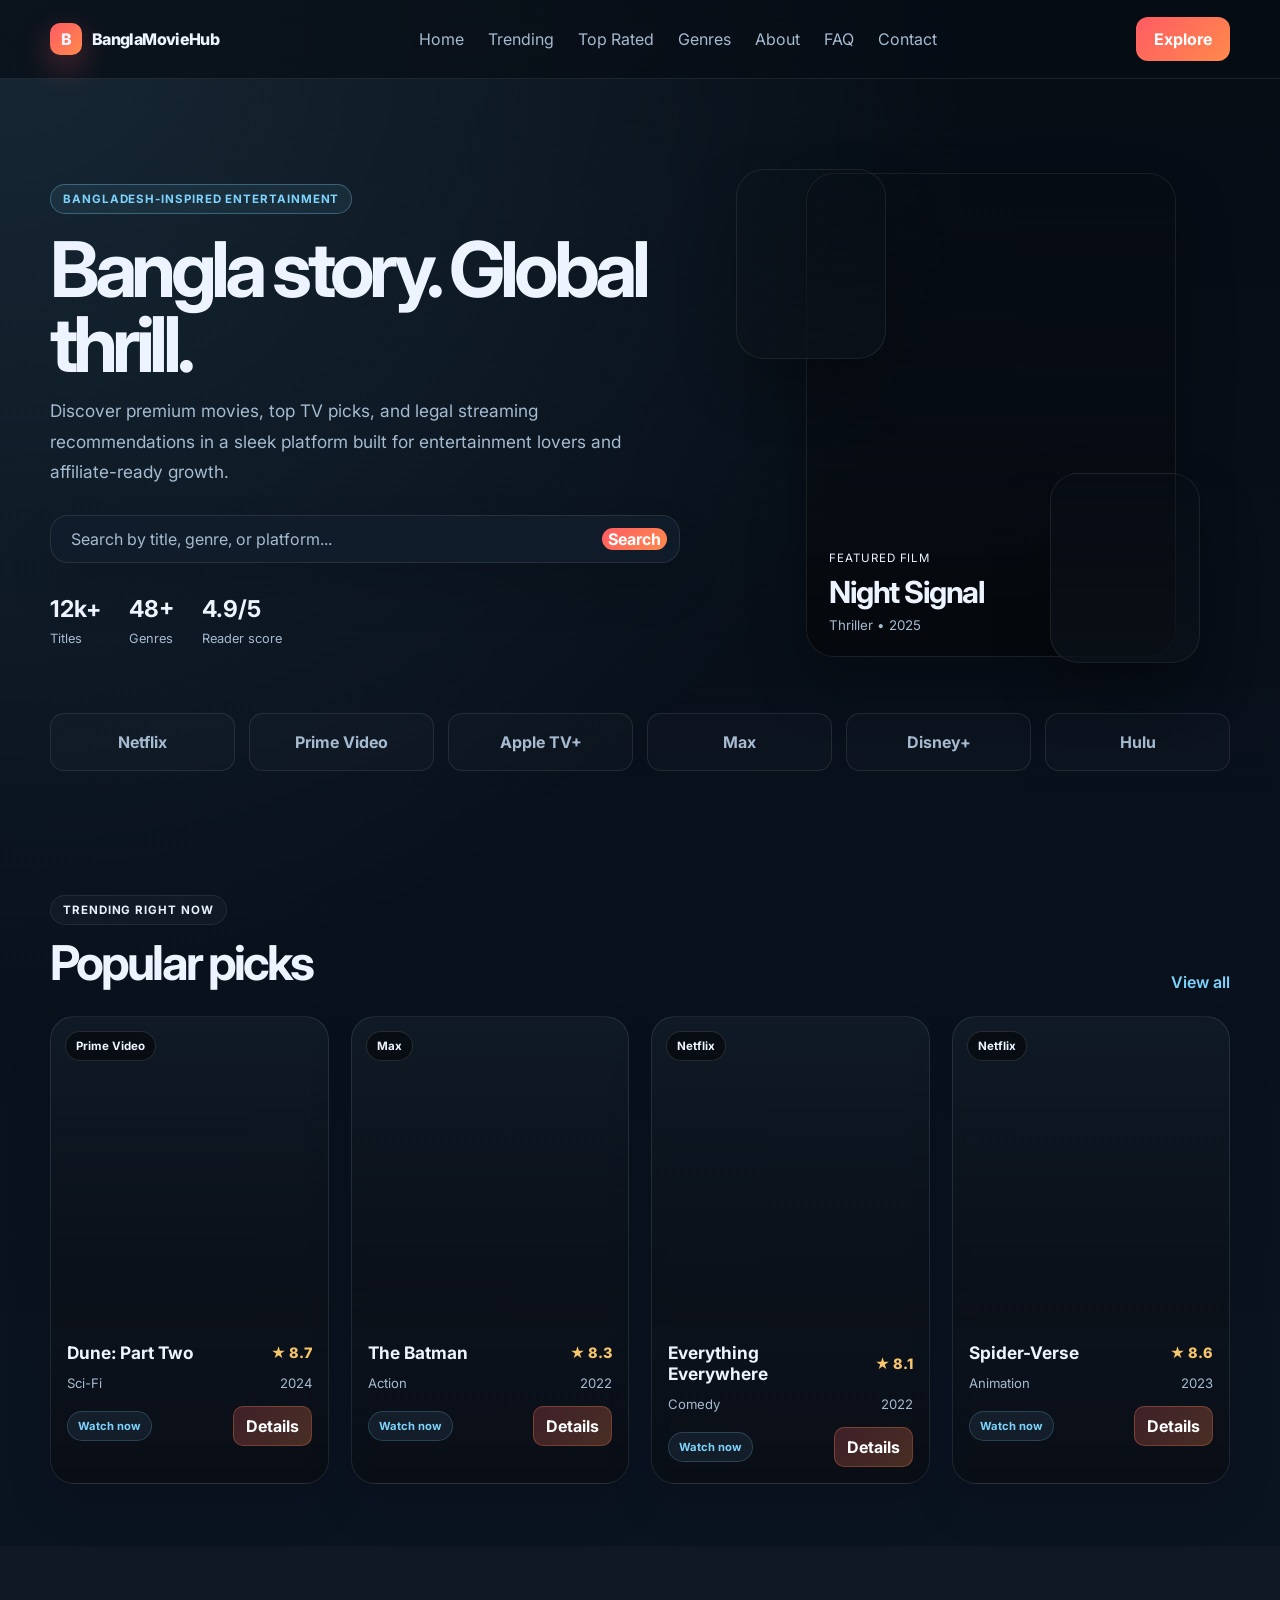
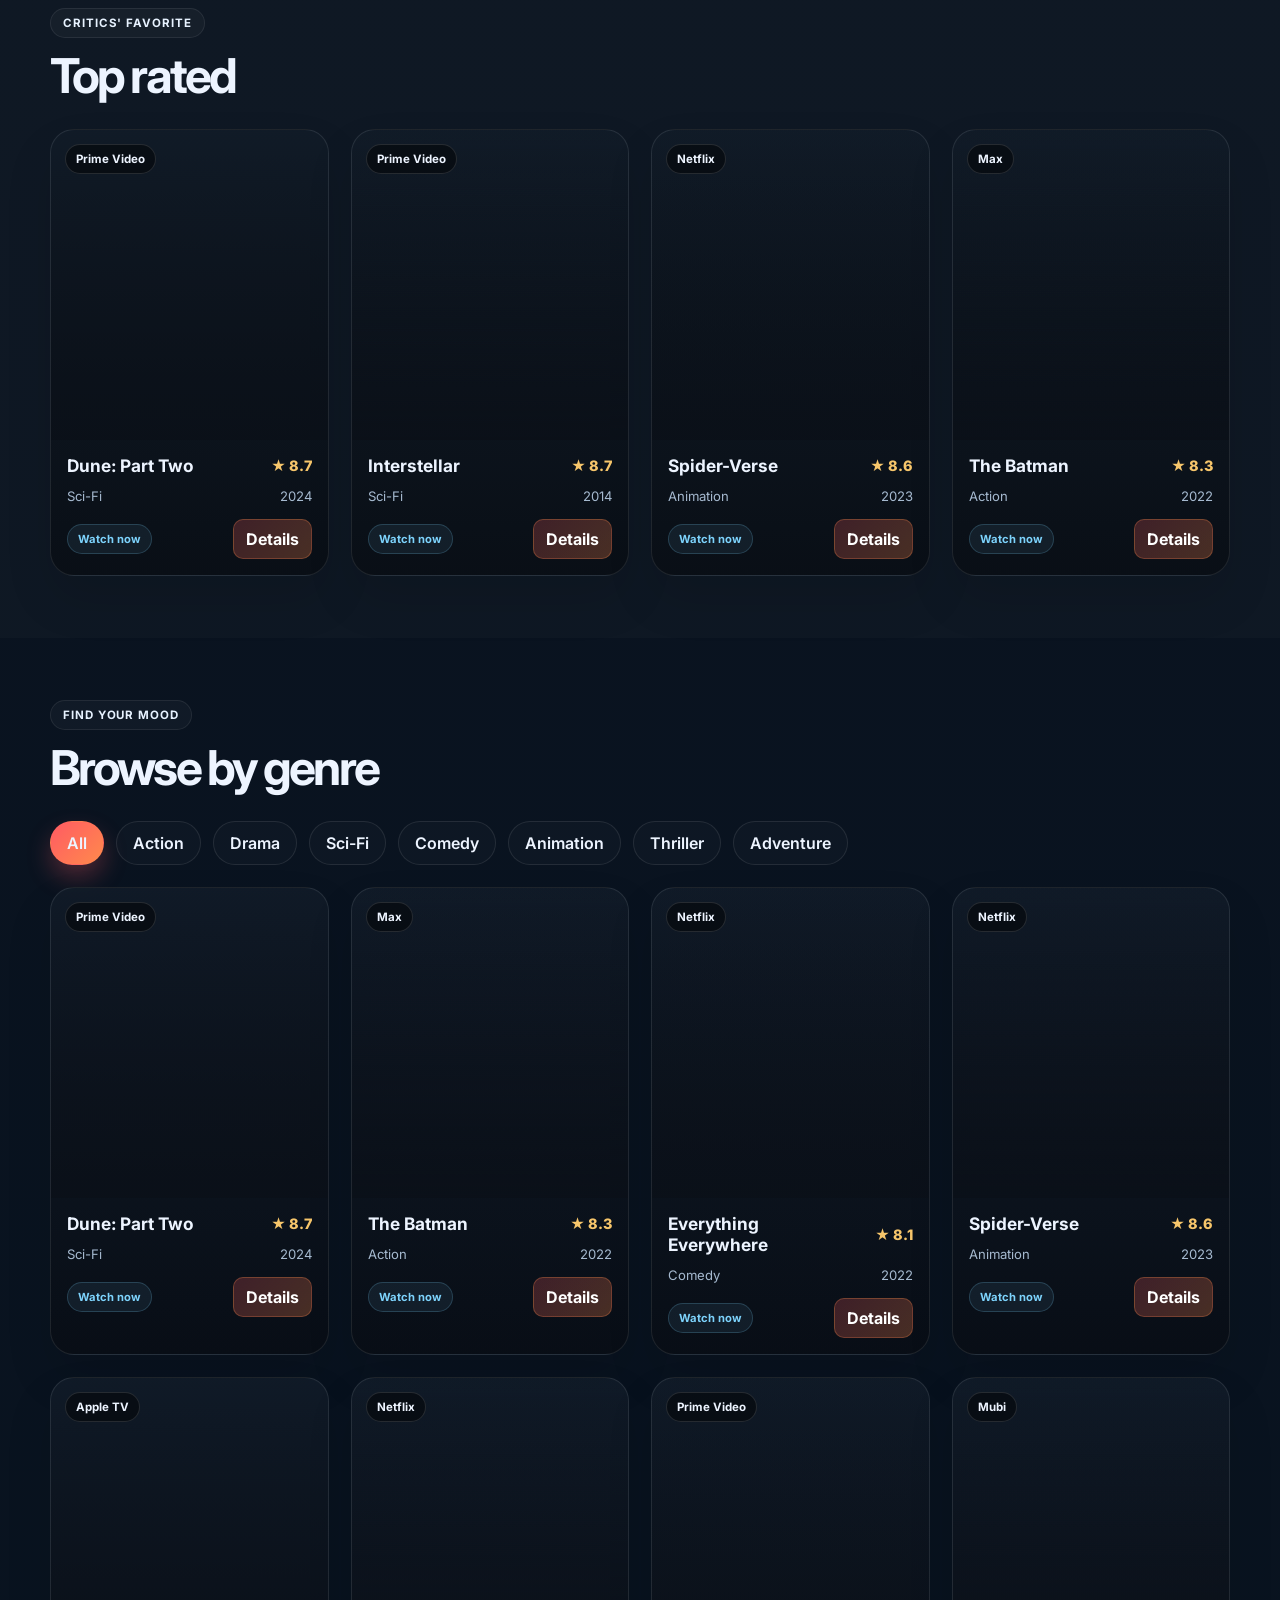
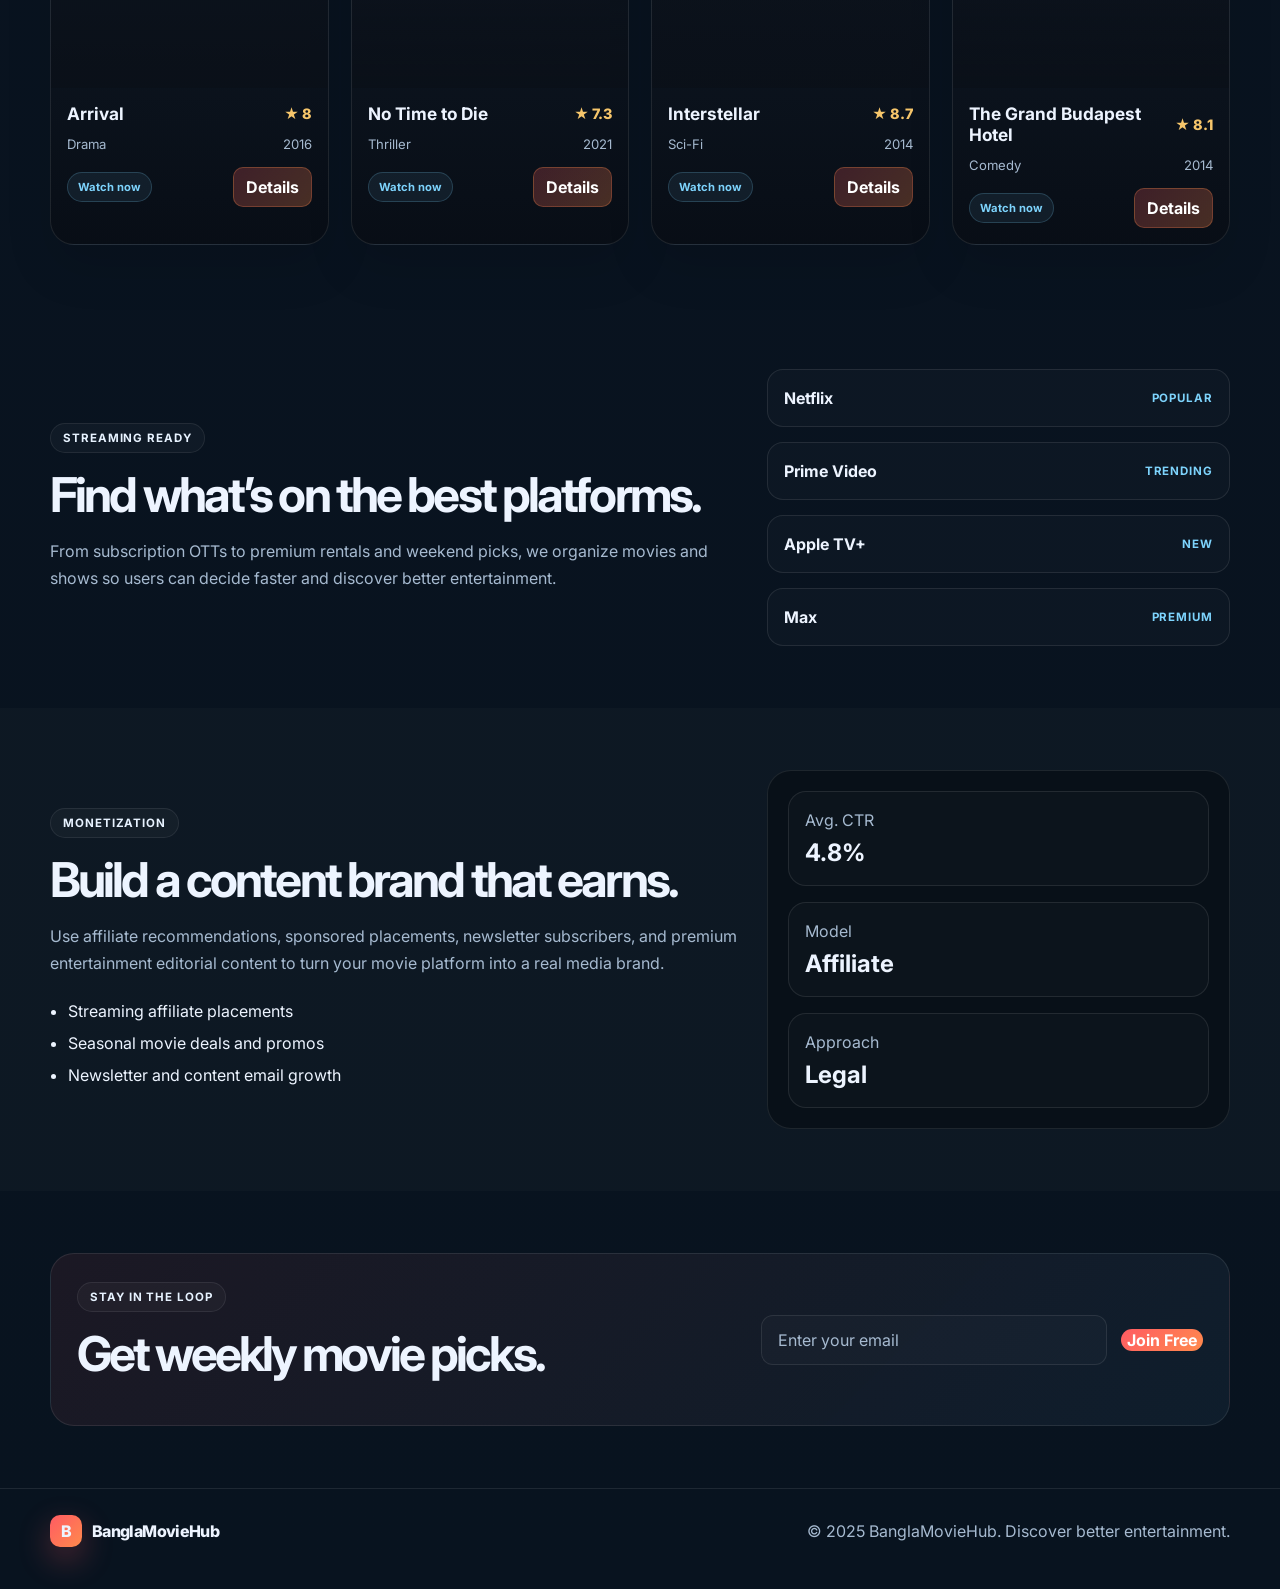
<file: index.html>
<!DOCTYPE html>
<html lang="en">
  <head>
    <meta charset="UTF-8" />
    <meta name="viewport" content="width=device-width, initial-scale=1.0" />
    <meta
      name="description"
      content="BanglaMovieHub is a premium Bangladesh-inspired movie and TV discovery platform with genre filters, trending lists, and affiliate-ready monetization."
    />
    <title>BanglaMovieHub | Movie & TV Discovery</title>
    <link rel="preconnect" href="https://fonts.googleapis.com" />
    <link rel="preconnect" href="https://fonts.gstatic.com" crossorigin />
    <link
      href="https://fonts.googleapis.com/css2?family=Inter:wght@400;500;600;700;800;900&display=swap"
      rel="stylesheet"
    />
    <link rel="stylesheet" href="styles.css" />
  </head>
  <body data-page="home">
    <header class="site-header">
      <div class="container nav-wrap">
        <a href="index.html" class="brand" aria-label="BanglaMovieHub home">
          <span class="brand-mark">B</span>
          <span>BanglaMovieHub</span>
        </a>

        <nav class="main-nav" aria-label="Main navigation">
          <a href="#home">Home</a>
          <a href="#trending">Trending</a>
          <a href="#top-rated">Top Rated</a>
          <a href="#genres">Genres</a>
          <a href="about.html">About</a>
          <a href="faq.html">FAQ</a>
          <a href="contact.html">Contact</a>
        </nav>

        <a class="header-btn" href="#trending">Explore</a>
      </div>
    </header>

    <main>
      <section class="hero" id="home">
        <div class="container hero-grid">
          <div class="hero-content">
            <span class="eyebrow">Bangladesh-inspired entertainment</span>
            <h1>Bangla story. Global thrill.</h1>
            <p>
              Discover premium movies, top TV picks, and legal streaming recommendations in a sleek
              platform built for entertainment lovers and affiliate-ready growth.
            </p>

            <div class="hero-search">
              <input id="globalSearch" type="text" placeholder="Search by title, genre, or platform..." />
              <button type="button">Search</button>
            </div>

            <div class="hero-stats">
              <div>
                <strong>12k+</strong>
                <span>Titles</span>
              </div>
              <div>
                <strong>48+</strong>
                <span>Genres</span>
              </div>
              <div>
                <strong>4.9/5</strong>
                <span>Reader score</span>
              </div>
            </div>
          </div>

          <div class="hero-visual">
            <div class="poster-scene">
              <div class="poster poster-large">
                <div class="poster-overlay">
                  <span>Featured film</span>
                  <h3>Night Signal</h3>
                  <small>Thriller • 2025</small>
                </div>
              </div>
              <div class="poster poster-mini mini-one"></div>
              <div class="poster poster-mini mini-two"></div>
            </div>
          </div>
        </div>
      </section>

      <section class="section trust-strip">
        <div class="container trust-grid">
          <div>Netflix</div>
          <div>Prime Video</div>
          <div>Apple TV+</div>
          <div>Max</div>
          <div>Disney+</div>
          <div>Hulu</div>
        </div>
      </section>

      <section class="section" id="trending">
        <div class="container">
          <div class="section-head">
            <div>
              <span class="eyebrow dark">Trending right now</span>
              <h2>Popular picks</h2>
            </div>
            <a href="#" class="inline-link">View all</a>
          </div>
          <div id="trendingGrid" class="movie-grid"></div>
        </div>
      </section>

      <section class="section alt" id="top-rated">
        <div class="container">
          <div class="section-head">
            <div>
              <span class="eyebrow dark">Critics' favorite</span>
              <h2>Top rated</h2>
            </div>
          </div>
          <div id="topRatedGrid" class="movie-grid"></div>
        </div>
      </section>

      <section class="section" id="genres">
        <div class="container">
          <div class="section-head">
            <div>
              <span class="eyebrow dark">Find your mood</span>
              <h2>Browse by genre</h2>
            </div>
          </div>

          <div class="genre-filter-row">
            <button class="genre-pill active" data-genre="all">All</button>
            <button class="genre-pill" data-genre="Action">Action</button>
            <button class="genre-pill" data-genre="Drama">Drama</button>
            <button class="genre-pill" data-genre="Sci-Fi">Sci-Fi</button>
            <button class="genre-pill" data-genre="Comedy">Comedy</button>
            <button class="genre-pill" data-genre="Animation">Animation</button>
            <button class="genre-pill" data-genre="Thriller">Thriller</button>
            <button class="genre-pill" data-genre="Adventure">Adventure</button>
          </div>

          <div id="genreGrid" class="movie-grid"></div>
        </div>
      </section>

      <section class="section partner-section">
        <div class="container partner-layout">
          <div class="partner-copy">
            <span class="eyebrow dark">Streaming ready</span>
            <h2>Find what’s on the best platforms.</h2>
            <p>
              From subscription OTTs to premium rentals and weekend picks, we organize movies and shows
              so users can decide faster and discover better entertainment.
            </p>
          </div>

          <div class="platform-list">
            <div class="platform-item"><span>Netflix</span><b>Popular</b></div>
            <div class="platform-item"><span>Prime Video</span><b>Trending</b></div>
            <div class="platform-item"><span>Apple TV+</span><b>New</b></div>
            <div class="platform-item"><span>Max</span><b>Premium</b></div>
          </div>
        </div>
      </section>

      <section class="section monetise" id="monetize">
        <div class="container monetize-grid">
          <div class="monetize-copy">
            <span class="eyebrow dark">Monetization</span>
            <h2>Build a content brand that earns.</h2>
            <p>
              Use affiliate recommendations, sponsored placements, newsletter subscribers, and premium
              entertainment editorial content to turn your movie platform into a real media brand.
            </p>
            <ul>
              <li>Streaming affiliate placements</li>
              <li>Seasonal movie deals and promos</li>
              <li>Newsletter and content email growth</li>
            </ul>
          </div>

          <div class="monetize-card">
            <div class="metric-box">
              <span>Avg. CTR</span>
              <strong>4.8%</strong>
            </div>
            <div class="metric-box">
              <span>Model</span>
              <strong>Affiliate</strong>
            </div>
            <div class="metric-box">
              <span>Approach</span>
              <strong>Legal</strong>
            </div>
          </div>
        </div>
      </section>

      <section class="section newsletter">
        <div class="container newsletter-box">
          <div>
            <span class="eyebrow dark">Stay in the loop</span>
            <h2>Get weekly movie picks.</h2>
          </div>
          <form class="newsletter-form">
            <input type="email" placeholder="Enter your email" />
            <button type="submit">Join Free</button>
          </form>
        </div>
      </section>
    </main>

    <footer class="site-footer">
      <div class="container footer-row">
        <div class="brand footer-brand">
          <span class="brand-mark">B</span>
          <span>BanglaMovieHub</span>
        </div>
        <p>© 2025 BanglaMovieHub. Discover better entertainment.</p>
      </div>
    </footer>

    <script src="script.js"></script>
  </body>
</html>
</file>
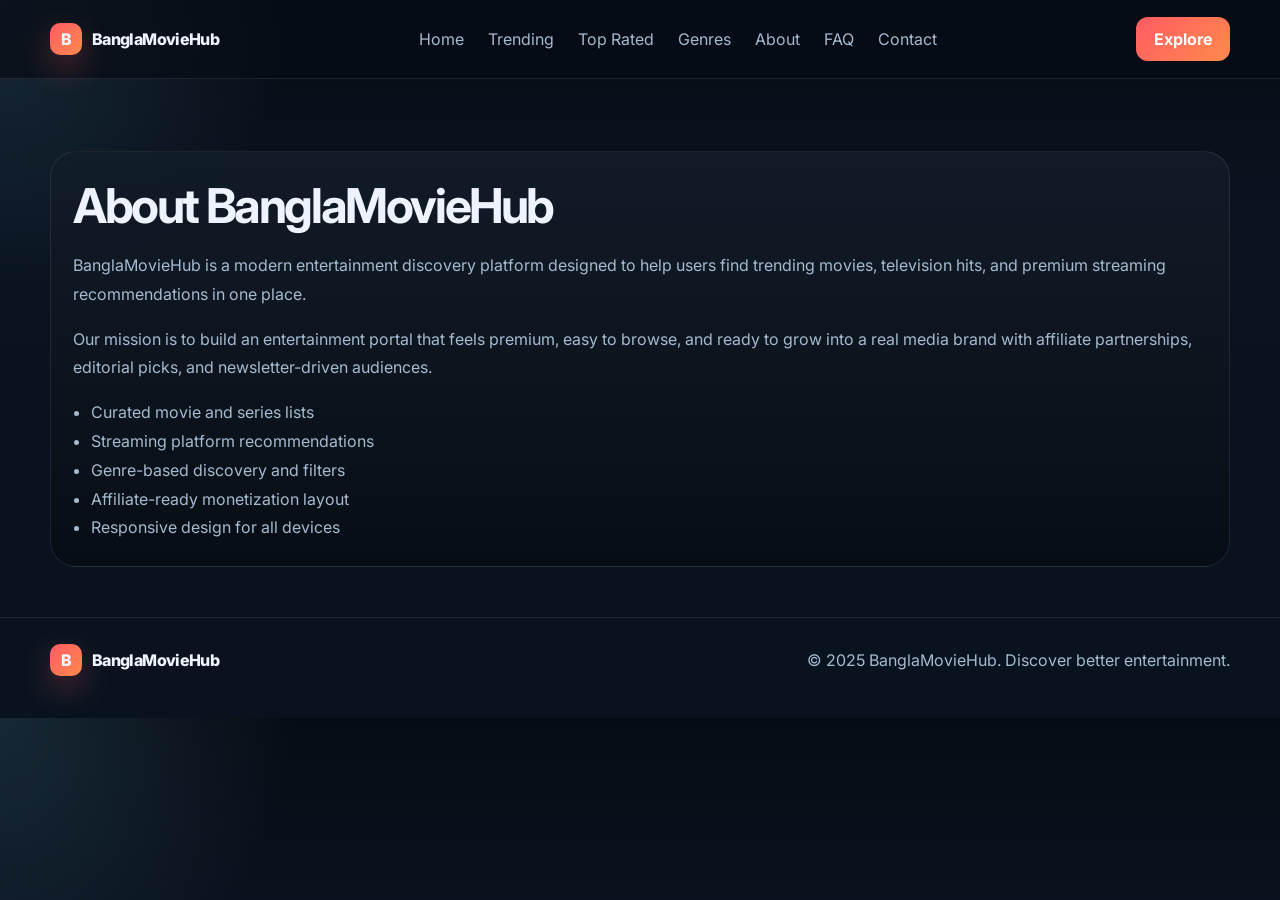
<file: about.html>
<!DOCTYPE html>
<html lang="en">
  <head>
    <meta charset="UTF-8" />
    <meta name="viewport" content="width=device-width, initial-scale=1.0" />
    <meta name="description" content="About BanglaMovieHub and its entertainment discovery values." />
    <title>About | BanglaMovieHub</title>
    <link rel="preconnect" href="https://fonts.googleapis.com" />
    <link rel="preconnect" href="https://fonts.gstatic.com" crossorigin />
    <link
      href="https://fonts.googleapis.com/css2?family=Inter:wght@400;500;600;700;800;900&display=swap"
      rel="stylesheet"
    />
    <link rel="stylesheet" href="styles.css" />
  </head>
  <body>
    <header class="site-header">
      <div class="container nav-wrap">
        <a href="index.html" class="brand" aria-label="BanglaMovieHub home">
          <span class="brand-mark">B</span>
          <span>BanglaMovieHub</span>
        </a>
        <nav class="main-nav">
          <a href="index.html#home">Home</a>
          <a href="index.html#trending">Trending</a>
          <a href="index.html#top-rated">Top Rated</a>
          <a href="index.html#genres">Genres</a>
          <a href="about.html">About</a>
          <a href="faq.html">FAQ</a>
          <a href="contact.html">Contact</a>
        </nav>
        <a class="header-btn" href="index.html#trending">Explore</a>
      </div>
    </header>

    <main class="page-shell">
      <div class="container">
        <div class="page-card">
          <h1>About BanglaMovieHub</h1>
          <p>
            BanglaMovieHub is a modern entertainment discovery platform designed to help users find trending
            movies, television hits, and premium streaming recommendations in one place.
          </p>
          <p>
            Our mission is to build an entertainment portal that feels premium, easy to browse, and ready to
            grow into a real media brand with affiliate partnerships, editorial picks, and newsletter-driven audiences.
          </p>
          <ul>
            <li>Curated movie and series lists</li>
            <li>Streaming platform recommendations</li>
            <li>Genre-based discovery and filters</li>
            <li>Affiliate-ready monetization layout</li>
            <li>Responsive design for all devices</li>
          </ul>
        </div>
      </div>
    </main>

    <footer class="site-footer">
      <div class="container footer-row">
        <div class="brand footer-brand">
          <span class="brand-mark">B</span>
          <span>BanglaMovieHub</span>
        </div>
        <p>© 2025 BanglaMovieHub. Discover better entertainment.</p>
      </div>
    </footer>
  </body>
</html>
</file>
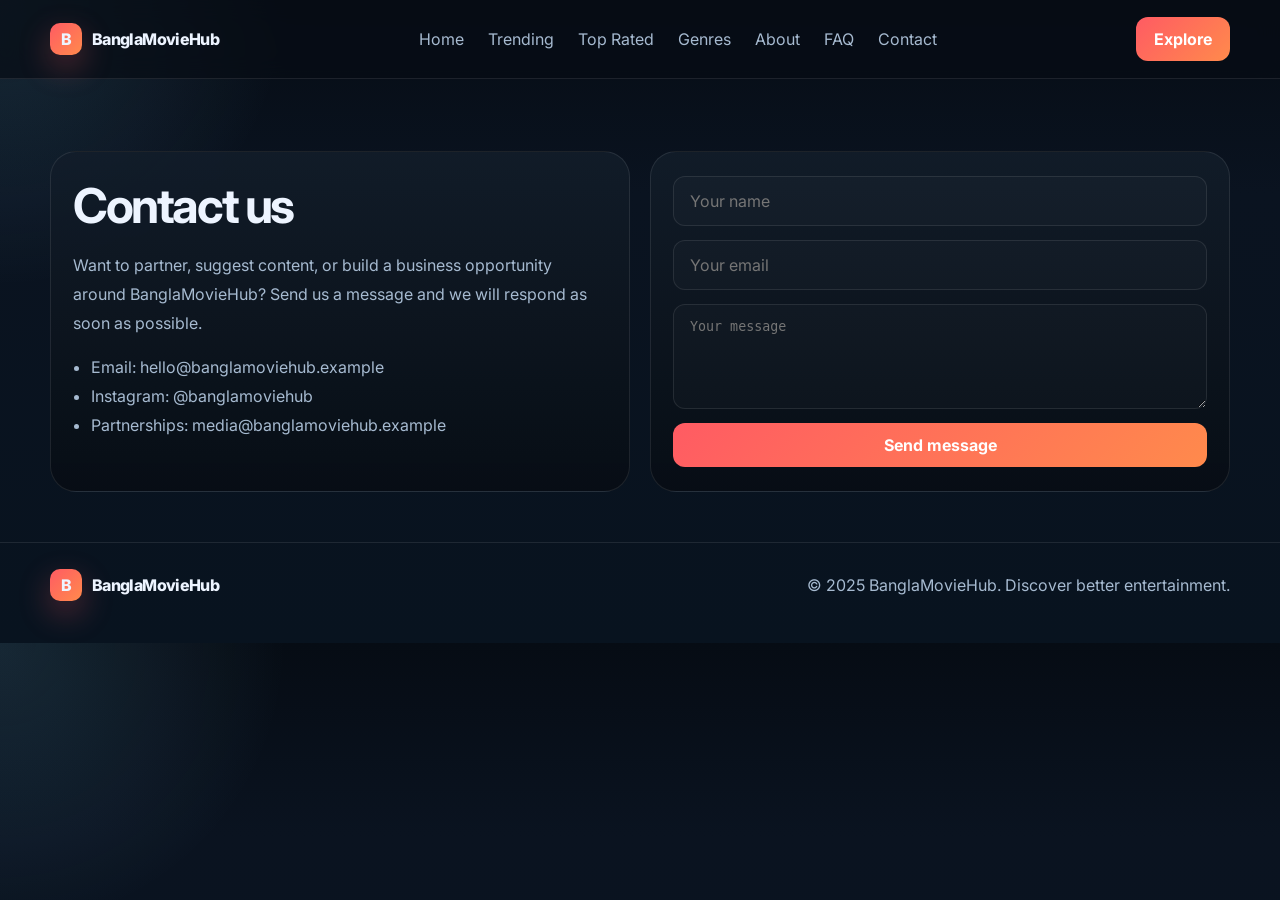
<file: contact.html>
<!DOCTYPE html>
<html lang="en">
  <head>
    <meta charset="UTF-8" />
    <meta name="viewport" content="width=device-width, initial-scale=1.0" />
    <meta name="description" content="Contact BanglaMovieHub for partnerships, content ideas, and media inquiries." />
    <title>Contact | BanglaMovieHub</title>
    <link rel="preconnect" href="https://fonts.googleapis.com" />
    <link rel="preconnect" href="https://fonts.gstatic.com" crossorigin />
    <link
      href="https://fonts.googleapis.com/css2?family=Inter:wght@400;500;600;700;800;900&display=swap"
      rel="stylesheet"
    />
    <link rel="stylesheet" href="styles.css" />
  </head>
  <body>
    <header class="site-header">
      <div class="container nav-wrap">
        <a href="index.html" class="brand" aria-label="BanglaMovieHub home">
          <span class="brand-mark">B</span>
          <span>BanglaMovieHub</span>
        </a>
        <nav class="main-nav">
          <a href="index.html#home">Home</a>
          <a href="index.html#trending">Trending</a>
          <a href="index.html#top-rated">Top Rated</a>
          <a href="index.html#genres">Genres</a>
          <a href="about.html">About</a>
          <a href="faq.html">FAQ</a>
          <a href="contact.html">Contact</a>
        </nav>
        <a class="header-btn" href="index.html#trending">Explore</a>
      </div>
    </header>

    <main class="page-shell">
      <div class="container contact-grid">
        <div class="page-card">
          <h1>Contact us</h1>
          <p>
            Want to partner, suggest content, or build a business opportunity around BanglaMovieHub?
            Send us a message and we will respond as soon as possible.
          </p>
          <ul>
            <li>Email: hello@banglamoviehub.example</li>
            <li>Instagram: @banglamoviehub</li>
            <li>Partnerships: media@banglamoviehub.example</li>
          </ul>
        </div>

        <div class="page-card">
          <form class="contact-form">
            <input type="text" placeholder="Your name" />
            <input type="email" placeholder="Your email" />
            <textarea rows="5" placeholder="Your message"></textarea>
            <button type="submit" class="primary-btn">Send message</button>
          </form>
        </div>
      </div>
    </main>

    <footer class="site-footer">
      <div class="container footer-row">
        <div class="brand footer-brand">
          <span class="brand-mark">B</span>
          <span>BanglaMovieHub</span>
        </div>
        <p>© 2025 BanglaMovieHub. Discover better entertainment.</p>
      </div>
    </footer>
  </body>
</html>
</file>
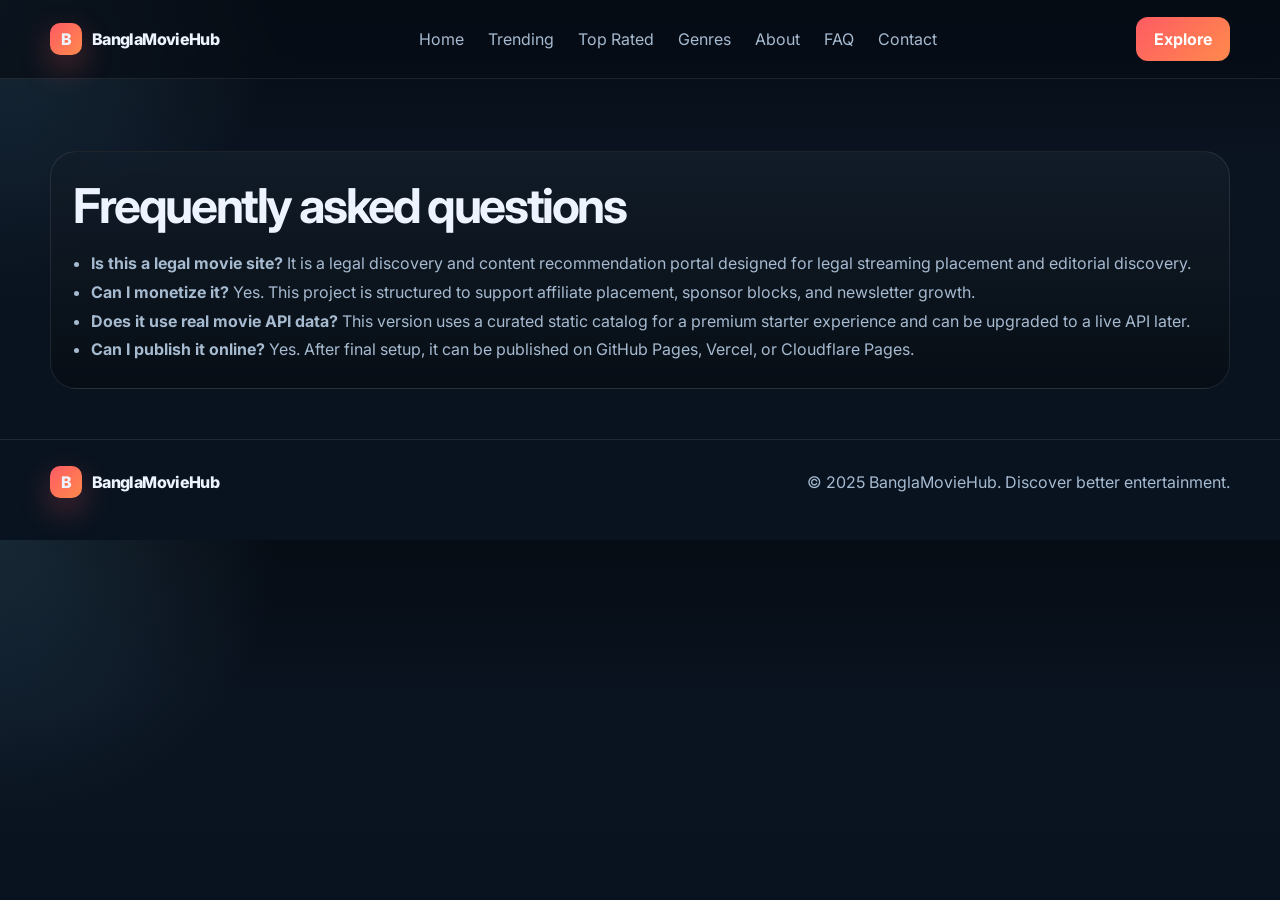
<file: faq.html>
<!DOCTYPE html>
<html lang="en">
  <head>
    <meta charset="UTF-8" />
    <meta name="viewport" content="width=device-width, initial-scale=1.0" />
    <meta name="description" content="Frequently asked questions about BanglaMovieHub." />
    <title>FAQ | BanglaMovieHub</title>
    <link rel="preconnect" href="https://fonts.googleapis.com" />
    <link rel="preconnect" href="https://fonts.gstatic.com" crossorigin />
    <link
      href="https://fonts.googleapis.com/css2?family=Inter:wght@400;500;600;700;800;900&display=swap"
      rel="stylesheet"
    />
    <link rel="stylesheet" href="styles.css" />
  </head>
  <body>
    <header class="site-header">
      <div class="container nav-wrap">
        <a href="index.html" class="brand" aria-label="BanglaMovieHub home">
          <span class="brand-mark">B</span>
          <span>BanglaMovieHub</span>
        </a>
        <nav class="main-nav">
          <a href="index.html#home">Home</a>
          <a href="index.html#trending">Trending</a>
          <a href="index.html#top-rated">Top Rated</a>
          <a href="index.html#genres">Genres</a>
          <a href="about.html">About</a>
          <a href="faq.html">FAQ</a>
          <a href="contact.html">Contact</a>
        </nav>
        <a class="header-btn" href="index.html#trending">Explore</a>
      </div>
    </header>

    <main class="page-shell">
      <div class="container">
        <div class="page-card">
          <h1>Frequently asked questions</h1>
          <ul>
            <li><strong>Is this a legal movie site?</strong> It is a legal discovery and content recommendation portal designed for legal streaming placement and editorial discovery.</li>
            <li><strong>Can I monetize it?</strong> Yes. This project is structured to support affiliate placement, sponsor blocks, and newsletter growth.</li>
            <li><strong>Does it use real movie API data?</strong> This version uses a curated static catalog for a premium starter experience and can be upgraded to a live API later.</li>
            <li><strong>Can I publish it online?</strong> Yes. After final setup, it can be published on GitHub Pages, Vercel, or Cloudflare Pages.</li>
          </ul>
        </div>
      </div>
    </main>

    <footer class="site-footer">
      <div class="container footer-row">
        <div class="brand footer-brand">
          <span class="brand-mark">B</span>
          <span>BanglaMovieHub</span>
        </div>
        <p>© 2025 BanglaMovieHub. Discover better entertainment.</p>
      </div>
    </footer>
  </body>
</html>
</file>
<file: styles.css>
* {
  box-sizing: border-box;
}

:root {
  --bg: #070d15;
  --bg-2: #0d1724;
  --panel: #111d2c;
  --panel-alt: #122536;
  --text: #edf4ff;
  --muted: #a6bad0;
  --primary: #ff5b63;
  --primary-2: #ff8a4c;
  --accent: #7dd3fc;
  --gold: #f7c66b;
  --border: rgba(255, 255, 255, 0.09);
  --shadow: rgba(0, 0, 0, 0.24);
}

html {
  scroll-behavior: smooth;
}

body {
  margin: 0;
  font-family: "Inter", sans-serif;
  color: var(--text);
  background:
    radial-gradient(circle at top left, rgba(125, 211, 252, 0.14), transparent 20%),
    linear-gradient(180deg, #060c14 0%, #0a1320 30%, #08131f 100%);
}

a {
  color: inherit;
  text-decoration: none;
}

button,
input {
  font: inherit;
}

img {
  display: block;
  max-width: 100%;
}

.container {
  width: min(1180px, calc(100% - 32px));
  margin: 0 auto;
}

.site-header {
  position: sticky;
  top: 0;
  z-index: 50;
  backdrop-filter: blur(12px);
  background: rgba(7, 13, 21, 0.72);
  border-bottom: 1px solid var(--border);
}

.nav-wrap {
  display: flex;
  align-items: center;
  justify-content: space-between;
  min-height: 78px;
  gap: 20px;
}

.brand {
  display: inline-flex;
  align-items: center;
  gap: 10px;
  font-weight: 800;
  letter-spacing: -0.04em;
}

.brand-mark {
  display: grid;
  place-items: center;
  width: 32px;
  height: 32px;
  border-radius: 10px;
  font-weight: 800;
  background: linear-gradient(135deg, var(--primary), var(--primary-2));
  box-shadow: 0 12px 32px rgba(255, 91, 99, 0.32);
}

.main-nav {
  display: flex;
  align-items: center;
  gap: 24px;
  color: var(--muted);
}

.main-nav a {
  transition: color 0.2s ease;
}

.main-nav a:hover,
.inline-link:hover {
  color: var(--text);
}

.header-btn,
.primary-btn,
.secondary-btn,
.hero-search button,
.newsletter-form button,
.watch-link,
.action-btn {
  display: inline-flex;
  align-items: center;
  justify-content: center;
  border-radius: 12px;
  border: none;
  background: linear-gradient(135deg, var(--primary), var(--primary-2));
  color: white;
  font-weight: 700;
  cursor: pointer;
  transition: transform 0.2s ease;
}

.header-btn,
.primary-btn,
.action-btn,
.watch-link {
  padding: 12px 18px;
}

.secondary-btn {
  padding: 12px 18px;
  border: 1px solid var(--border);
  background: transparent;
}

.header-btn:hover,
.primary-btn:hover,
.secondary-btn:hover,
.hero-search button:hover,
.newsletter-form button:hover,
.watch-link:hover,
.action-btn:hover {
  transform: translateY(-1px);
}

.hero {
  padding: 76px 0 26px;
}

.hero-grid {
  display: grid;
  grid-template-columns: 1.1fr 0.9fr;
  gap: 30px;
  align-items: center;
}

.eyebrow {
  display: inline-block;
  padding: 7px 12px;
  border-radius: 999px;
  border: 1px solid rgba(125, 211, 252, 0.32);
  background: rgba(125, 211, 252, 0.08);
  font-size: 0.72rem;
  color: var(--accent);
  letter-spacing: 0.08em;
  text-transform: uppercase;
  font-weight: 700;
}

.eyebrow.dark {
  color: #e7f2ff;
  border-color: rgba(255, 255, 255, 0.08);
  background: rgba(255, 255, 255, 0.03);
}

.hero-content h1 {
  margin: 18px 0 14px;
  font-size: clamp(2.8rem, 6vw, 5rem);
  letter-spacing: -0.07em;
  line-height: 0.98;
}

.hero-content p {
  max-width: 620px;
  margin: 0;
  color: var(--muted);
  font-size: 1.08rem;
  line-height: 1.75;
}

.hero-search {
  display: flex;
  align-items: center;
  gap: 12px;
  margin-top: 28px;
  padding: 12px 12px 12px 18px;
  border-radius: 18px;
  max-width: 630px;
  border: 1px solid var(--border);
  background: rgba(17, 29, 44, 0.9);
  box-shadow: 0 24px 48px rgba(0, 0, 0, 0.14);
}

.hero-search input {
  flex: 1;
  min-width: 0;
  border: none;
  background: transparent;
  color: var(--text);
  outline: none;
  font-size: 1rem;
}

.hero-search input::placeholder {
  color: var(--muted);
}

.hero-stats {
  display: flex;
  flex-wrap: wrap;
  align-items: center;
  gap: 28px;
  margin-top: 32px;
}

.hero-stats div {
  display: flex;
  flex-direction: column;
  gap: 8px;
}

.hero-stats strong {
  font-size: 1.45rem;
}

.hero-stats span {
  color: var(--muted);
  font-size: 0.8rem;
}

.hero-visual {
  display: flex;
  justify-content: center;
}

.poster-scene {
  position: relative;
  width: min(470px, 100%);
  height: 520px;
}

.poster {
  position: absolute;
  border-radius: 28px;
  overflow: hidden;
  box-shadow: 0 28px 60px var(--shadow);
  border: 1px solid rgba(255, 255, 255, 0.08);
}

.poster-large {
  inset: 18px 30px 18px 70px;
  background:
    linear-gradient(180deg, rgba(7, 11, 16, 0.16), rgba(7, 11, 16, 0.82)),
    url("https://images.unsplash.com/photo-1517604931442-7e0c8ed2963c?auto=format&fit=crop&w=1200&q=80") center/cover no-repeat;
}

.poster-mini {
  width: 150px;
  height: 190px;
  background-size: cover;
  background-position: center;
}

.mini-one {
  left: 0;
  top: 14px;
  background-image: linear-gradient(180deg, rgba(12, 18, 26, 0.1), rgba(12, 18, 26, 0.8)), url("https://images.unsplash.com/photo-1513106580091-1d82408b8cd6?auto=format&fit=crop&w=900&q=80");
}

.mini-two {
  right: 6px;
  bottom: 12px;
  background-image: linear-gradient(180deg, rgba(12, 18, 26, 0.1), rgba(12, 18, 26, 0.8)), url("https://images.unsplash.com/photo-1497032628192-86f99bcd76bc?auto=format&fit=crop&w=900&q=80");
}

.poster-overlay {
  position: absolute;
  inset: auto 0 0 0;
  padding: 22px;
  background: linear-gradient(180deg, transparent, rgba(5, 8, 12, 0.9) 62%);
}

.poster-overlay span {
  color: #eaf3ff;
  letter-spacing: 0.08em;
  font-size: 0.72rem;
  text-transform: uppercase;
}

.poster-overlay h3 {
  margin: 8px 0 4px;
  font-size: 1.9rem;
  letter-spacing: -0.05em;
}

.poster-overlay small {
  color: var(--muted);
}

.section {
  padding: 62px 0;
}

.trust-strip {
  padding-top: 12px;
}

.trust-grid {
  display: grid;
  grid-template-columns: repeat(6, minmax(0, 1fr));
  gap: 14px;
}

.trust-grid div {
  border: 1px solid var(--border);
  background: rgba(255, 255, 255, 0.02);
  border-radius: 14px;
  padding: 18px 12px;
  text-align: center;
  color: var(--muted);
  font-weight: 700;
}

.section-head {
  display: flex;
  align-items: end;
  justify-content: space-between;
  gap: 20px;
  margin-bottom: 24px;
}

.section-head h2 {
  margin: 8px 0 0;
  font-size: clamp(2rem, 4vw, 3rem);
  letter-spacing: -0.06em;
}

.inline-link {
  color: var(--accent);
  font-weight: 600;
}

.movie-grid {
  display: grid;
  grid-template-columns: repeat(4, minmax(0, 1fr));
  gap: 22px;
}

.movie-card {
  overflow: hidden;
  border-radius: 24px;
  border: 1px solid var(--border);
  background: linear-gradient(180deg, rgba(18, 29, 42, 0.9), rgba(9, 14, 21, 0.9));
  box-shadow: 0 24px 48px rgba(0, 0, 0, 0.1);
}

.card-image {
  position: relative;
  height: 310px;
  background-position: center;
  background-size: cover;
}

.card-badge {
  position: absolute;
  top: 14px;
  left: 14px;
  padding: 7px 10px;
  border-radius: 999px;
  border: 1px solid rgba(255, 255, 255, 0.12);
  background: rgba(0, 0, 0, 0.45);
  font-size: 0.72rem;
  font-weight: 700;
}

.card-body {
  padding: 15px 16px 16px;
}

.card-head {
  display: flex;
  justify-content: space-between;
  align-items: center;
  gap: 10px;
}

.card-head h3 {
  margin: 0;
  font-size: 1.08rem;
  max-width: 180px;
}

.rating {
  color: var(--gold);
  font-weight: 800;
  font-size: 0.9rem;
}

.meta {
  display: flex;
  justify-content: space-between;
  margin: 12px 0 15px;
  color: var(--muted);
  font-size: 0.82rem;
}

.card-footer {
  display: flex;
  align-items: center;
  justify-content: space-between;
  gap: 12px;
}

.tag {
  display: inline-flex;
  padding: 7px 10px;
  border-radius: 999px;
  color: var(--accent);
  background: rgba(125, 211, 252, 0.08);
  border: 1px solid rgba(125, 211, 252, 0.2);
  font-size: 0.7rem;
  font-weight: 700;
}

.watch-btn,
.watch-link {
  display: inline-flex;
  align-items: center;
  justify-content: center;
  padding: 9px 12px;
  border-radius: 10px;
  font-weight: 700;
  color: white;
  background: linear-gradient(135deg, rgba(255, 91, 99, 0.22), rgba(255, 138, 76, 0.26));
  border: 1px solid rgba(255, 138, 76, 0.28);
}

.alt {
  background: rgba(255, 255, 255, 0.02);
}

.genre-filter-row {
  display: flex;
  flex-wrap: wrap;
  gap: 12px;
  margin-bottom: 22px;
}

.genre-pill {
  border: 1px solid var(--border);
  color: var(--text);
  background: rgba(255, 255, 255, 0.02);
  border-radius: 999px;
  padding: 11px 16px;
  font-weight: 600;
  cursor: pointer;
  transition: transform 0.2s ease, background 0.2s ease;
}

.genre-pill.active {
  background: linear-gradient(135deg, var(--primary), var(--primary-2));
  border-color: transparent;
  box-shadow: 0 12px 24px rgba(255, 91, 99, 0.28);
}

.partner-layout,
.monetize-grid,
.newsletter-box,
.detail-grid {
  display: grid;
  grid-template-columns: 1.2fr 0.8fr;
  gap: 22px;
  align-items: center;
}

.partner-copy h2,
.monetize-copy h2,
.newsletter-box h2,
.detail-copy h1 {
  margin: 12px 0 14px;
  font-size: clamp(2rem, 4vw, 3rem);
  letter-spacing: -0.06em;
}

.partner-copy p,
.monetize-copy p,
.detail-summary,
.detail-meta {
  margin: 0;
  color: var(--muted);
  line-height: 1.7;
}

.platform-list {
  display: grid;
  gap: 15px;
}

.platform-item {
  display: flex;
  align-items: center;
  justify-content: space-between;
  gap: 12px;
  border: 1px solid var(--border);
  border-radius: 16px;
  background: rgba(255, 255, 255, 0.02);
  padding: 18px 16px;
}

.platform-item span {
  font-weight: 700;
}

.platform-item b {
  color: var(--accent);
  text-transform: uppercase;
  letter-spacing: 0.08em;
  font-size: 0.72rem;
}

.monetise {
  background: rgba(255, 255, 255, 0.02);
}

.monetize-copy ul {
  margin: 18px 0 0;
  padding-left: 18px;
  color: #edf4ff;
  line-height: 2;
}

.monetize-card {
  display: grid;
  gap: 16px;
  border: 1px solid var(--border);
  border-radius: 24px;
  background: rgba(8, 16, 24, 0.9);
  padding: 20px;
}

.metric-box {
  border: 1px solid var(--border);
  background: rgba(255, 255, 255, 0.02);
  border-radius: 18px;
  padding: 18px 16px;
}

.metric-box span {
  display: block;
  margin-bottom: 8px;
  color: var(--muted);
}

.metric-box strong {
  font-size: 1.5rem;
}

.newsletter-box {
  padding: 28px 26px;
  border: 1px solid var(--border);
  border-radius: 24px;
  background: linear-gradient(135deg, rgba(255, 91, 99, 0.08), rgba(125, 211, 252, 0.06));
}

.newsletter-form {
  display: flex;
  align-items: center;
  gap: 14px;
  width: 100%;
}

.newsletter-form input {
  flex: 1;
  min-width: 0;
  border: 1px solid var(--border);
  background: rgba(255, 255, 255, 0.02);
  border-radius: 12px;
  padding: 14px 16px;
  color: var(--text);
  outline: none;
}

.newsletter-form input::placeholder {
  color: var(--muted);
}

.site-footer {
  padding: 26px 0 42px;
  border-top: 1px solid var(--border);
}

.footer-row {
  display: flex;
  align-items: center;
  justify-content: space-between;
  gap: 18px;
}

.footer-row p {
  margin: 0;
  color: var(--muted);
}

.detail-shell {
  padding: 72px 0 30px;
}

.detail-back {
  margin-bottom: 18px;
}

.detail-card {
  border: 1px solid var(--border);
  border-radius: 30px;
  overflow: hidden;
  background: linear-gradient(180deg, rgba(18, 29, 42, 0.9), rgba(8, 13, 20, 0.95));
  box-shadow: 0 24px 60px rgba(0, 0, 0, 0.12);
}

.detail-media {
  position: relative;
  height: 420px;
  background-position: center;
  background-size: cover;
}

.detail-overlay {
  position: absolute;
  inset: 0;
  background: linear-gradient(180deg, rgba(3, 6, 11, 0.18), rgba(3, 6, 11, 0.8));
}

.detail-content {
  padding: 28px 30px 30px;
}

.detail-top {
  display: flex;
  align-items: center;
  justify-content: space-between;
  gap: 18px;
  margin-bottom: 18px;
}

.detail-badges {
  display: flex;
  flex-wrap: wrap;
  gap: 10px;
}

.badge {
  display: inline-flex;
  padding: 7px 10px;
  border-radius: 999px;
  background: rgba(125, 211, 252, 0.08);
  border: 1px solid rgba(125, 211, 252, 0.18);
  color: var(--accent);
  font-size: 0.72rem;
  font-weight: 700;
}

.detail-rating {
  display: inline-flex;
  align-items: center;
  gap: 8px;
  padding: 10px 12px;
  border: 1px solid var(--border);
  background: rgba(255, 255, 255, 0.03);
  border-radius: 12px;
  color: var(--gold);
  font-weight: 700;
}

.detail-copy {
  max-width: 760px;
}

.detail-copy p {
  margin-top: 14px;
}

.detail-meta {
  display: flex;
  flex-wrap: wrap;
  gap: 12px;
  margin-top: 16px;
}

.detail-actions {
  display: flex;
  flex-wrap: wrap;
  gap: 12px;
  margin-top: 18px;
}

.similar-section {
  padding: 12px 0 34px;
}

.page-shell {
  padding: 72px 0 50px;
}

.page-card {
  border: 1px solid var(--border);
  background: linear-gradient(180deg, rgba(18, 29, 42, 0.88), rgba(8, 13, 20, 0.9));
  border-radius: 26px;
  padding: 24px 22px;
}

.page-card h1 {
  font-size: clamp(2rem, 4vw, 3rem);
  letter-spacing: -0.05em;
  margin: 0 0 14px;
}

.page-card p,
.page-card li {
  color: var(--muted);
  line-height: 1.8;
}

.page-card ul {
  margin: 14px 0 0;
  padding-left: 18px;
}

.contact-grid {
  display: grid;
  grid-template-columns: 1fr 1fr;
  gap: 20px;
}

.contact-form {
  display: grid;
  gap: 14px;
}

.contact-form input,
.contact-form textarea {
  width: 100%;
  padding: 14px 16px;
  border-radius: 12px;
  background: rgba(255, 255, 255, 0.02);
  color: var(--text);
  border: 1px solid var(--border);
  outline: none;
}

@media (max-width: 980px) {
  .hero-grid,
  .partner-layout,
  .monetize-grid,
  .newsletter-box,
  .detail-grid,
  .contact-grid {
    grid-template-columns: 1fr;
  }

  .movie-grid {
    grid-template-columns: repeat(2, minmax(0, 1fr));
  }

  .trust-grid {
    grid-template-columns: repeat(3, minmax(0, 1fr));
  }
}

@media (max-width: 720px) {
  .main-nav {
    display: none;
  }

  .hero {
    padding-top: 50px;
  }

  .movie-grid,
  .trust-grid {
    grid-template-columns: 1fr;
  }

  .section-head,
  .footer-row,
  .newsletter-form,
  .detail-top {
    flex-direction: column;
    align-items: flex-start;
  }

  .hero-search {
    flex-direction: column;
    align-items: stretch;
    padding: 12px;
  }

  .hero-search input,
  .newsletter-form input,
  .hero-search button,
  .newsletter-form button {
    width: 100%;
  }

  .hero-stats {
    gap: 18px;
  }

  .poster-scene {
    height: 420px;
  }

  .detail-content {
    padding: 20px 18px 24px;
  }
}
</file>
